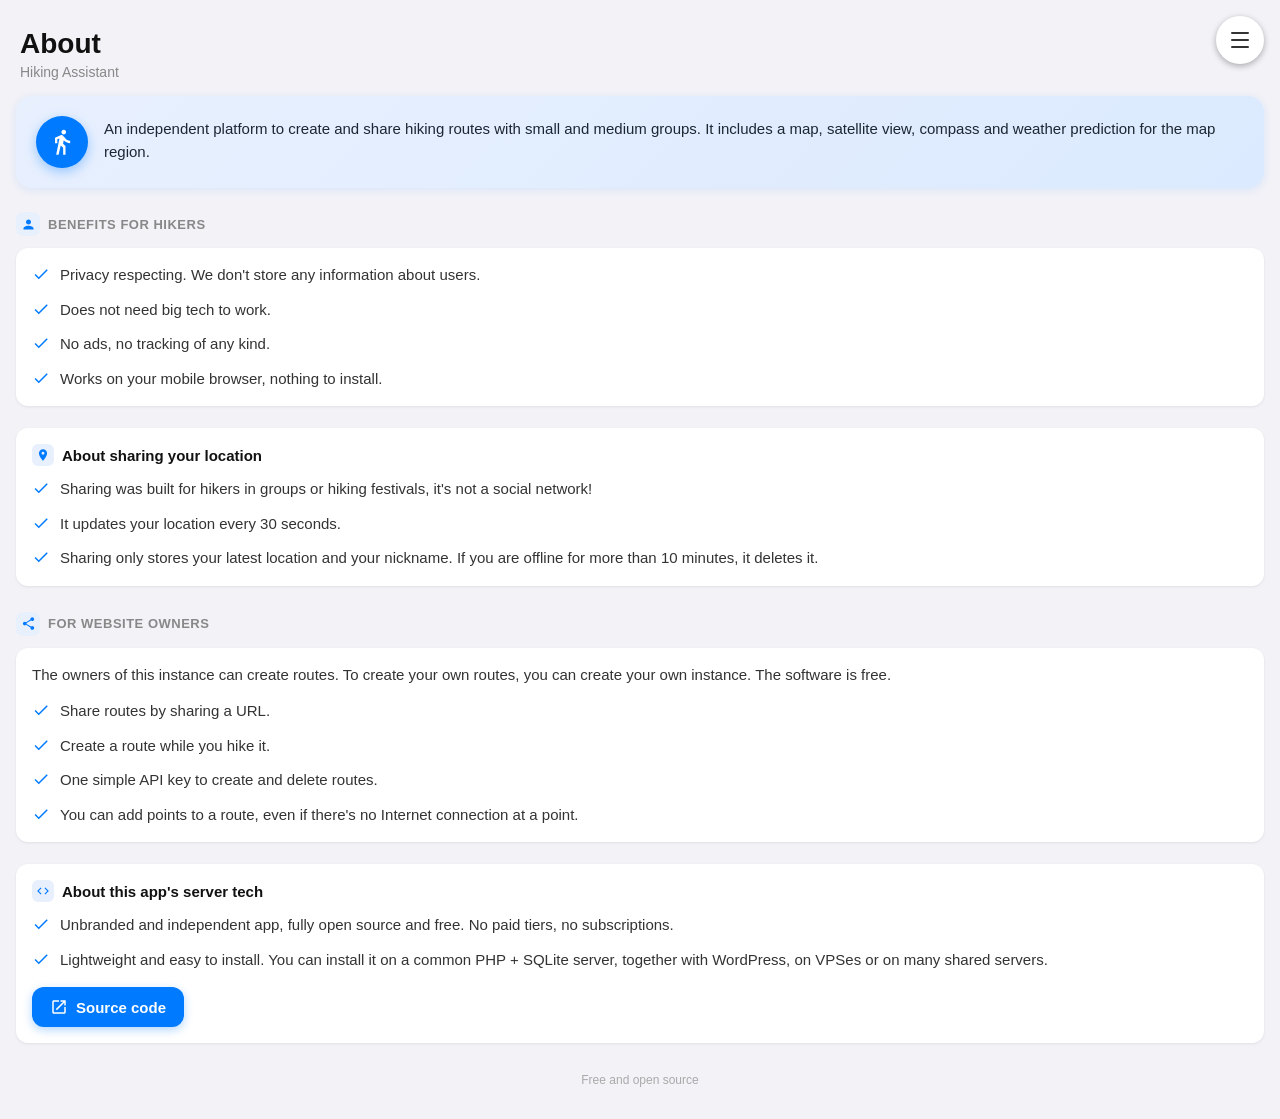
<file: about.html>
<!DOCTYPE html>
<html lang="en">
<head>
  <meta charset="UTF-8">
  <meta name="viewport" content="width=device-width, initial-scale=1.0, maximum-scale=1.0, user-scalable=no">
  <title>About</title>
  <style>
    *, *::before, *::after {
      margin: 0;
      padding: 0;
      box-sizing: border-box;
    }

    html, body {
      width: 100%;
      height: 100%;
    }

    body {
      font-family: -apple-system, BlinkMacSystemFont, "Segoe UI", Roboto, Oxygen, Ubuntu, sans-serif;
      background: #f2f2f7;
      color: #333;
      overflow-y: auto;
      touch-action: manipulation;
      user-select: none;
      -webkit-user-select: none;
    }

    .menu-controls {
      position: fixed;
      top: 16px;
      right: 16px;
      z-index: 1000;
      display: flex;
      flex-direction: row;
      gap: 8px;
    }

    .map-btn {
      width: 48px;
      height: 48px;
      border-radius: 50%;
      border: none;
      background: #fff;
      box-shadow: 0 2px 6px rgba(0,0,0,0.3);
      cursor: pointer;
      display: flex;
      align-items: center;
      justify-content: center;
      -webkit-tap-highlight-color: transparent;
      user-select: none;
      -webkit-user-select: none;
      transition: background 0.15s;
    }

    .map-btn:active {
      background: #e0e0e0;
    }

    .map-btn svg {
      width: 24px;
      height: 24px;
      fill: #333;
      pointer-events: none;
    }

    .menu-dropdown {
      position: fixed;
      top: 68px;
      right: 16px;
      z-index: 1001;
      background: rgba(255,255,255,0.95);
      backdrop-filter: blur(10px);
      -webkit-backdrop-filter: blur(10px);
      border-radius: 12px;
      box-shadow: 0 2px 12px rgba(0,0,0,0.15);
      overflow: hidden;
      min-width: 150px;
      opacity: 0;
      transform: translateY(-4px);
      pointer-events: none;
      transition: opacity 0.15s, transform 0.15s;
    }

    .menu-dropdown.open {
      opacity: 1;
      transform: translateY(0);
      pointer-events: auto;
    }

    .menu-item {
      display: block;
      padding: 12px 20px;
      font-size: 15px;
      font-weight: 500;
      color: #333;
      text-decoration: none;
      border-bottom: 1px solid rgba(0,0,0,0.06);
      user-select: none;
      -webkit-user-select: none;
      cursor: pointer;
    }

    .menu-item:last-child {
      border-bottom: none;
    }

    .menu-item:active {
      background: #e0e0e0;
    }

    .menu-item.active {
      color: #007aff;
      font-weight: 600;
    }

    .page-header {
      padding: 28px 20px 16px;
    }

    .page-title {
      font-size: 28px;
      font-weight: 700;
      color: #111;
    }

    .page-subtitle {
      font-size: 14px;
      color: #888;
      margin-top: 4px;
    }

    /* ----- Hero (purpose) ----- */

    .hero {
      margin: 0 16px 20px;
      background: linear-gradient(135deg, #e8f0fe 0%, #dbeafe 100%);
      border-radius: 16px;
      padding: 20px;
      display: flex;
      align-items: flex-start;
      gap: 16px;
      box-shadow: 0 2px 8px rgba(0,122,255,0.10);
    }

    .hero-icon {
      width: 52px;
      height: 52px;
      border-radius: 50%;
      background: #007aff;
      flex-shrink: 0;
      display: flex;
      align-items: center;
      justify-content: center;
      box-shadow: 0 4px 12px rgba(0,122,255,0.35);
    }

    .hero-icon svg {
      width: 28px;
      height: 28px;
      fill: #fff;
    }

    .hero-text {
      flex: 1;
      min-width: 0;
      padding-top: 2px;
    }

    .hero-lead {
      font-size: 15px;
      line-height: 1.5;
      color: #1c2733;
      font-weight: 500;
    }

    /* ----- Section headings with icon chips ----- */

    .section-subtitle {
      font-size: 13px;
      font-weight: 600;
      color: #888;
      padding: 4px 16px 12px;
      text-transform: uppercase;
      letter-spacing: 0.5px;
      display: flex;
      align-items: center;
      gap: 8px;
    }

    .sec-icon {
      width: 24px;
      height: 24px;
      border-radius: 7px;
      background: #e8f0fe;
      flex-shrink: 0;
      display: flex;
      align-items: center;
      justify-content: center;
    }

    .sec-icon svg {
      width: 15px;
      height: 15px;
      fill: #007aff;
    }

    .card-list {
      padding: 0 16px 12px;
    }

    .card {
      background: #fff;
      border-radius: 12px;
      padding: 16px;
      margin-bottom: 10px;
      box-shadow: 0 1px 3px rgba(0,0,0,0.08);
    }

    .card-text {
      font-size: 15px;
      line-height: 1.5;
      color: #333;
    }

    .card-title {
      font-size: 15px;
      font-weight: 700;
      color: #111;
      margin-bottom: 12px;
      display: flex;
      align-items: center;
      gap: 8px;
    }

    .card-title .sec-icon {
      width: 22px;
      height: 22px;
      border-radius: 6px;
    }

    .card-title .sec-icon svg {
      width: 14px;
      height: 14px;
    }

    .card-text + .feature-list {
      margin-top: 14px;
    }

    /* ----- Feature lists ----- */

    .feature-list {
      list-style: none;
      padding: 0;
      margin: 0;
    }

    .feature-list li {
      position: relative;
      font-size: 15px;
      line-height: 1.5;
      color: #333;
      padding-left: 28px;
      margin-bottom: 12px;
    }

    .feature-list li:last-child {
      margin-bottom: 0;
    }

    .feature-list li::before {
      content: "";
      position: absolute;
      left: 0;
      top: 1px;
      width: 18px;
      height: 18px;
      background: url("data:image/svg+xml,%3Csvg xmlns='http://www.w3.org/2000/svg' viewBox='0 0 24 24'%3E%3Cpath d='M9 16.17L4.83 12l-1.42 1.41L9 19 21 7l-1.41-1.41z' fill='%23007aff'/%3E%3C/svg%3E") no-repeat center / contain;
    }

    .feature-list a,
    .card-text a {
      color: #007aff;
      text-decoration: none;
    }

    .feature-list a:active,
    .card-text a:active {
      opacity: 0.6;
    }

    /* ----- Source code button ----- */

    .source-link {
      display: inline-flex;
      align-items: center;
      gap: 8px;
      margin-top: 16px;
      padding: 11px 18px;
      background: #007aff;
      color: #fff;
      border-radius: 12px;
      font-size: 15px;
      font-weight: 600;
      text-decoration: none;
      box-shadow: 0 3px 10px rgba(0,122,255,0.30);
      -webkit-tap-highlight-color: transparent;
      transition: background 0.15s, transform 0.1s;
    }

    .source-link:active {
      background: #0066d6;
      transform: scale(0.97);
    }

    .source-link svg {
      width: 18px;
      height: 18px;
      fill: #fff;
    }

    .page-footer {
      padding: 8px 20px 32px;
      text-align: center;
      font-size: 12px;
      color: #aaa;
    }
  </style>
</head>
<body>
  <div class="page-header">
    <div class="page-title">About</div>
    <div class="page-subtitle">Hiking Assistant</div>
  </div>

  <div class="hero">
    <div class="hero-icon" aria-hidden="true">
      <svg viewBox="0 0 24 24"><path d="M13.5 5.5c1.1 0 2-.9 2-2s-.9-2-2-2-2 .9-2 2 .9 2 2 2zM9.8 8.9L7 23h2.1l1.8-8 2.1 2v6h2v-7.5l-2.1-2 .6-3c1.3 1.5 3.3 2.5 5.5 2.5v-2c-1.9 0-3.5-1-4.3-2.4L13.2 7c-.4-.6-1-.9-1.6-.9-.3 0-.5.1-.8.2L6 8.3V13h2V9.6l1.8-.7z"/></svg>
    </div>
    <p class="hero-text hero-lead">An independent platform to create and share hiking routes with small and medium groups. It includes a map, satellite view, compass and weather prediction for the map region.</p>
  </div>

  <div class="section-subtitle">
    <span class="sec-icon" aria-hidden="true"><svg viewBox="0 0 24 24"><path d="M12 12c2.21 0 4-1.79 4-4s-1.79-4-4-4-4 1.79-4 4 1.79 4 4 4zm0 2c-2.67 0-8 1.34-8 4v2h16v-2c0-2.66-5.33-4-8-4z"/></svg></span>
    Benefits for hikers
  </div>
  <div class="card-list">
    <div class="card">
      <ul class="feature-list">
        <li>Privacy respecting. We don't store any information about users.</li>
        <li>Does not need big tech to work.</li>
        <li>No ads, no tracking of any kind.</li>
        <li>Works on your mobile browser, nothing to install.</li>
      </ul>
    </div>
  </div>

  <div class="card-list">
    <div class="card">
      <h3 class="card-title">
        <span class="sec-icon" aria-hidden="true"><svg viewBox="0 0 24 24"><path d="M12 2C8.13 2 5 5.13 5 9c0 5.25 7 13 7 13s7-7.75 7-13c0-3.87-3.13-7-7-7zm0 9.5a2.5 2.5 0 0 1 0-5 2.5 2.5 0 0 1 0 5z"/></svg></span>
        About sharing your location
      </h3>
      <ul class="feature-list">
        <li>Sharing was built for hikers in groups or hiking festivals, it's not a social network!</li>
        <li>It updates your location every 30 seconds.</li>
        <li>Sharing only stores your latest location and your nickname. If you are offline for more than 10 minutes, it deletes it.</li>
      </ul>
    </div>
  </div>

  <div class="section-subtitle">
    <span class="sec-icon" aria-hidden="true"><svg viewBox="0 0 24 24"><path d="M18 16.08c-.76 0-1.44.3-1.96.77L8.91 12.7c.05-.23.09-.46.09-.7s-.04-.47-.09-.7l7.05-4.11c.54.5 1.25.81 2.04.81 1.66 0 3-1.34 3-3s-1.34-3-3-3-3 1.34-3 3c0 .24.04.47.09.7L8.04 9.81C7.5 9.31 6.79 9 6 9c-1.66 0-3 1.34-3 3s1.34 3 3 3c.79 0 1.5-.31 2.04-.81l7.12 4.15c-.05.21-.08.43-.08.66 0 1.65 1.35 3 3 3s3-1.35 3-3-1.35-3-3.08-3z"/></svg></span>
    For website owners
  </div>
  <div class="card-list">
    <div class="card">
      <p class="card-text">The owners of this instance can create routes. To create your own routes, you can create your own instance. The software is free.</p>
      <ul class="feature-list">
        <li>Share routes by sharing a URL.</li>
        <li>Create a route while you hike it.</li>
        <li>One simple API key to create and delete routes.</li>
        <li>You can add points to a route, even if there's no Internet connection at a point.</li>
      </ul>
    </div>
  </div>

  <div class="card-list">
    <div class="card">
      <h3 class="card-title">
        <span class="sec-icon" aria-hidden="true"><svg viewBox="0 0 24 24"><path d="M9.4 16.6L4.8 12l4.6-4.6L8 6l-6 6 6 6 1.4-1.4zm5.2 0L19.2 12l-4.6-4.6L16 6l6 6-6 6-1.4-1.4z"/></svg></span>
        About this app's server tech
      </h3>
      <ul class="feature-list">
        <li>Unbranded and independent app, fully open source and free. No paid tiers, no subscriptions.</li>
        <li>Lightweight and easy to install. You can install it on a common PHP + SQLite server, together with WordPress, on VPSes or on many shared servers.</li>
      </ul>
      <a class="source-link" href="https://codeberg.org/osvik/hiking" target="_blank" rel="noopener">
        <svg viewBox="0 0 24 24"><path d="M19 19H5V5h7V3H5c-1.11 0-2 .9-2 2v14c0 1.1.89 2 2 2h14c1.1 0 2-.9 2-2v-7h-2v7zM14 3v2h3.59l-9.83 9.83 1.41 1.41L19 6.41V10h2V3h-7z"/></svg>
        Source code
      </a>
    </div>
  </div>

  <div class="page-footer">Free and open source</div>

  <div class="menu-controls">
    <button class="map-btn" id="menuBtn" aria-label="Menu" title="Menu">
      <svg viewBox="0 0 24 24"><rect x="3" y="4" width="18" height="2" rx="1"/><rect x="3" y="11" width="18" height="2" rx="1"/><rect x="3" y="18" width="18" height="2" rx="1"/></svg>
    </button>
  </div>

  <div class="menu-dropdown" id="menuDropdown">
    <a class="menu-item" href="index.html">Map</a>
    <a class="menu-item" href="satellite.html">Satellite</a>
    <a class="menu-item" href="compass.html">Compass</a>
    <a class="menu-item" href="weather.html">Weather</a>
    <a class="menu-item" href="list.html">List</a>
    <a class="menu-item" href="admin.html">Admin Routes</a>
    <a class="menu-item active" href="about.html">About</a>
  </div>

  <script>
    (function () {
      var menuBtn = document.getElementById('menuBtn');
      var menuDropdown = document.getElementById('menuDropdown');

      (function () {
        var links = menuDropdown.querySelectorAll('a.menu-item');
        var params = new URLSearchParams(window.location.search);
        var lat = params.get('lat');
        var lng = params.get('long');
        var z = params.get('z');
        if (lat === null || lng === null) return;
        for (var i = 0; i < links.length; i++) {
          var url = new URL(links[i].href);
          url.searchParams.set('lat', lat);
          url.searchParams.set('long', lng);
          if (z !== null) url.searchParams.set('z', z);
          links[i].href = url.toString();
        }
      })();

      menuBtn.addEventListener('click', function (e) {
        e.stopPropagation();
        menuDropdown.classList.toggle('open');
      });

      document.addEventListener('click', function () {
        menuDropdown.classList.remove('open');
      });

      menuDropdown.addEventListener('click', function (e) {
        e.stopPropagation();
      });
    })();
  </script>
</body>
</html>
</file>
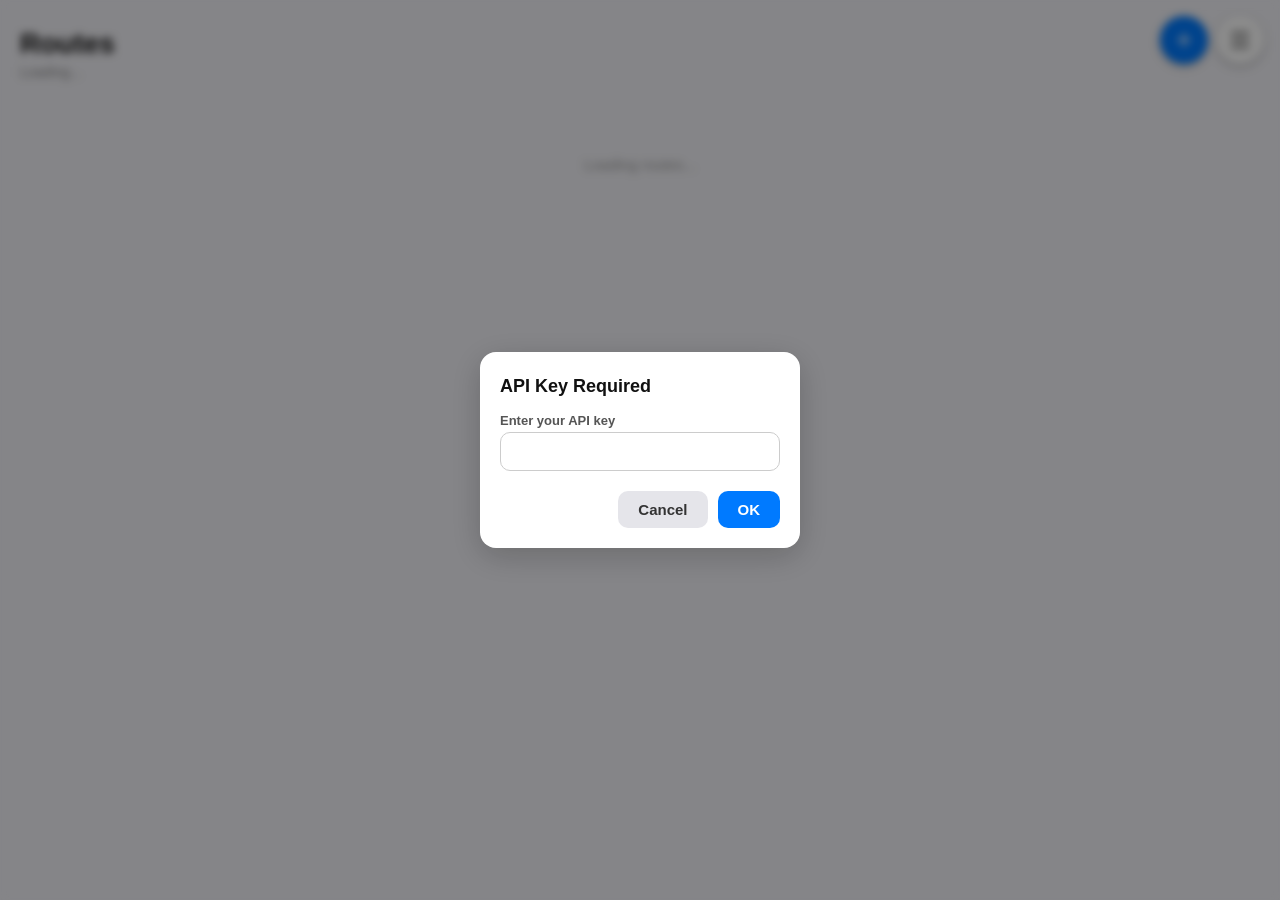
<file: admin.html>
<!DOCTYPE html>
<html lang="en">
<head>
  <meta charset="UTF-8">
  <meta name="viewport" content="width=device-width, initial-scale=1.0, maximum-scale=1.0, user-scalable=no">
  <title>Admin Routes</title>
  <style>
    *, *::before, *::after {
      margin: 0;
      padding: 0;
      box-sizing: border-box;
    }

    html, body {
      width: 100%;
      height: 100%;
    }

    body {
      font-family: -apple-system, BlinkMacSystemFont, "Segoe UI", Roboto, Oxygen, Ubuntu, sans-serif;
      background: #f2f2f7;
      overflow-y: auto;
      touch-action: manipulation;
      user-select: none;
      -webkit-user-select: none;
    }

    .menu-controls {
      position: fixed;
      top: 16px;
      right: 16px;
      z-index: 1000;
      display: flex;
      flex-direction: row;
      gap: 8px;
    }

    .map-btn {
      width: 48px;
      height: 48px;
      border-radius: 50%;
      border: none;
      background: #fff;
      box-shadow: 0 2px 6px rgba(0,0,0,0.3);
      cursor: pointer;
      display: flex;
      align-items: center;
      justify-content: center;
      -webkit-tap-highlight-color: transparent;
      user-select: none;
      -webkit-user-select: none;
      transition: background 0.15s;
    }

    .map-btn:active {
      background: #e0e0e0;
    }

    .map-btn svg {
      width: 24px;
      height: 24px;
      fill: #333;
      pointer-events: none;
    }

    .menu-dropdown {
      position: fixed;
      top: 68px;
      right: 16px;
      z-index: 1001;
      background: rgba(255,255,255,0.95);
      backdrop-filter: blur(10px);
      -webkit-backdrop-filter: blur(10px);
      border-radius: 12px;
      box-shadow: 0 2px 12px rgba(0,0,0,0.15);
      overflow: hidden;
      min-width: 150px;
      opacity: 0;
      transform: translateY(-4px);
      pointer-events: none;
      transition: opacity 0.15s, transform 0.15s;
    }

    .menu-dropdown.open {
      opacity: 1;
      transform: translateY(0);
      pointer-events: auto;
    }

    .menu-item {
      display: block;
      padding: 12px 20px;
      font-size: 15px;
      font-weight: 500;
      color: #333;
      text-decoration: none;
      border-bottom: 1px solid rgba(0,0,0,0.06);
      user-select: none;
      -webkit-user-select: none;
      cursor: pointer;
    }

    .menu-item:last-child {
      border-bottom: none;
    }

    .menu-item:active {
      background: #e0e0e0;
    }

    .menu-item.active {
      color: #007aff;
      font-weight: 600;
    }

    .page-header {
      padding: 28px 20px 16px;
      display: flex;
      align-items: center;
      justify-content: space-between;
      flex-wrap: wrap;
    }

    .page-header-left {
      min-width: 0;
    }

    .page-title {
      font-size: 28px;
      font-weight: 700;
      color: #111;
    }

    .page-subtitle {
      font-size: 14px;
      color: #888;
      margin-top: 4px;
    }

    .route-list {
      padding: 0 16px 40px;
    }

    .route-card {
      background: #fff;
      border-radius: 12px;
      padding: 16px;
      margin-bottom: 10px;
      box-shadow: 0 1px 3px rgba(0,0,0,0.08);
      display: flex;
      align-items: center;
      gap: 12px;
    }

    .route-color {
      width: 32px;
      height: 32px;
      border-radius: 50%;
      flex-shrink: 0;
      border: 1.5px solid rgba(0,0,0,0.1);
    }

    .route-info {
      flex: 1;
      min-width: 0;
    }

    .route-name {
      font-size: 16px;
      font-weight: 600;
      color: #111;
      white-space: nowrap;
      overflow: hidden;
      text-overflow: ellipsis;
    }

    .route-id {
      font-size: 12px;
      color: #999;
      margin-top: 2px;
    }

    .route-actions {
      display: flex;
      gap: 8px;
      flex-shrink: 0;
    }

    .action-btn {
      width: 36px;
      height: 36px;
      border-radius: 50%;
      border: none;
      cursor: pointer;
      display: flex;
      align-items: center;
      justify-content: center;
      -webkit-tap-highlight-color: transparent;
      transition: background 0.15s;
    }

    .action-btn-edit {
      background: #e8f0fe;
    }

    .action-btn-edit:active {
      background: #d0e0fc;
    }

    .action-btn-delete {
      background: #fde8e8;
    }

    .action-btn-delete:active {
      background: #fcd0d0;
    }

    .action-btn svg {
      width: 16px;
      height: 16px;
    }

    .action-btn-edit svg {
      fill: #007aff;
    }

    .action-btn-delete svg {
      fill: #e53935;
    }

    .empty-state {
      text-align: center;
      padding: 60px 20px;
      color: #999;
      font-size: 15px;
    }

    .loading-state {
      text-align: center;
      padding: 60px 20px;
      color: #999;
      font-size: 15px;
    }

    .error-state {
      text-align: center;
      padding: 60px 20px;
      color: #e53935;
      font-size: 15px;
    }

    /* ----- Modal ----- */

    .modal-overlay {
      position: fixed;
      inset: 0;
      z-index: 2000;
      background: rgba(0,0,0,0.45);
      display: flex;
      align-items: center;
      justify-content: center;
      backdrop-filter: blur(4px);
      -webkit-backdrop-filter: blur(4px);
    }

    .modal-card {
      background: #fff;
      border-radius: 16px;
      max-width: 320px;
      width: 90%;
      padding: 24px 20px 20px;
      box-shadow: 0 8px 32px rgba(0,0,0,0.2);
    }

    .modal-title {
      font-size: 18px;
      font-weight: 700;
      margin-bottom: 16px;
      color: #111;
    }

    .modal-body {
      display: flex;
      flex-direction: column;
      gap: 12px;
      margin-bottom: 20px;
    }

    .modal-field label {
      display: block;
      font-size: 13px;
      font-weight: 600;
      color: #555;
      margin-bottom: 4px;
    }

    .modal-field input {
      width: 100%;
      padding: 10px 12px;
      border: 1px solid #ccc;
      border-radius: 10px;
      font-size: 15px;
      font-family: inherit;
      outline: none;
      transition: border-color 0.15s;
    }

    .modal-field input:focus {
      border-color: #007aff;
    }

    .modal-field input[type="color"] {
      width: 48px;
      height: 48px;
      padding: 2px;
      border-radius: 50%;
      cursor: pointer;
      -webkit-appearance: none;
      appearance: none;
      border: 2px solid #ccc;
      background: none;
    }

    .modal-field input[type="color"]::-webkit-color-swatch-wrapper {
      padding: 0;
    }

    .modal-field input[type="color"]::-webkit-color-swatch {
      border-radius: 50%;
      border: none;
    }

    .modal-field input[type="color"]::-moz-color-swatch {
      border-radius: 50%;
      border: none;
    }

    .modal-actions {
      display: flex;
      justify-content: flex-end;
      gap: 10px;
    }

    .modal-btn {
      padding: 10px 20px;
      border-radius: 10px;
      font-size: 15px;
      font-weight: 600;
      font-family: inherit;
      border: none;
      cursor: pointer;
      transition: background 0.15s;
    }

    .modal-btn-cancel {
      background: #e5e5ea;
      color: #333;
    }

    .modal-btn-cancel:active {
      background: #d1d1d6;
    }

    .modal-btn-submit {
      background: #007aff;
      color: #fff;
    }

    .modal-btn-submit:active {
      background: #0066d6;
    }

    .modal-btn-danger {
      background: #e53935;
      color: #fff;
    }

    .modal-btn-danger:active {
      background: #c62828;
    }

    .modal-message {
      font-size: 15px;
      color: #333;
      line-height: 1.5;
    }
  </style>
</head>
<body>
  <div class="page-header">
    <div class="page-header-left">
      <div class="page-title">Routes</div>
      <div class="page-subtitle" id="subtitle">Loading...</div>
    </div>
  </div>

  <div class="route-list" id="routeList">
    <div class="loading-state">Loading routes...</div>
  </div>

  <div class="menu-controls">
    <a class="map-btn" href="index.html?action=new" aria-label="Create route" title="Create route" style="background:#007aff">
      <svg viewBox="0 0 24 24" style="fill:#fff"><path d="M19 13h-6v6h-2v-6H5v-2h6V5h2v6h6v2z"/></svg>
    </a>
    <button class="map-btn" id="menuBtn" aria-label="Menu" title="Menu">
      <svg viewBox="0 0 24 24"><rect x="3" y="4" width="18" height="2" rx="1"/><rect x="3" y="11" width="18" height="2" rx="1"/><rect x="3" y="18" width="18" height="2" rx="1"/></svg>
    </button>
  </div>

  <div class="menu-dropdown" id="menuDropdown">
    <a class="menu-item" href="index.html">Map</a>
    <a class="menu-item" href="satellite.html">Satellite</a>
    <a class="menu-item" href="compass.html">Compass</a>
    <a class="menu-item" href="list.html">List</a>
    <a class="menu-item" href="weather.html">Weather</a>
    <div class="menu-item active" id="menuAdmin">Admin Routes</div>
    <a class="menu-item" href="about.html">About</a>
  </div>

  <div class="modal-overlay" id="modalOverlay" style="display:none">
    <div class="modal-card">
      <h2 class="modal-title" id="modalTitle"></h2>
      <div class="modal-body" id="modalBody"></div>
      <div class="modal-actions">
        <button class="modal-btn modal-btn-cancel" id="modalCancel">Cancel</button>
        <button class="modal-btn modal-btn-submit" id="modalSubmit">OK</button>
      </div>
    </div>
  </div>

  <script>
    /**
     * Admin Routes — manage hiking routes (view, edit, delete).
     *
     * Fetches all routes from the API, renders them as cards, and provides
     * modal-based edit/delete flows.  Requires an API key persisted in
     * localStorage for write operations.
     *
     * @module admin-routes
     */
    (function () {
      var modalOverlay = document.getElementById('modalOverlay');
      var modalTitle = document.getElementById('modalTitle');
      var modalBody = document.getElementById('modalBody');
      var modalCancel = document.getElementById('modalCancel');
      var modalSubmit = document.getElementById('modalSubmit');
      /** @type {?function} Pending modal resolve callback, cleared on dismiss. */
      var modalResolve = null;
      /** @type {?function} Pending modal reject callback, cleared on dismiss. */
      var modalReject = null;

      var menuBtn = document.getElementById('menuBtn');
      var menuDropdown = document.getElementById('menuDropdown');
      var menuAdmin = document.getElementById('menuAdmin');

      (function () {
        var links = menuDropdown.querySelectorAll('a.menu-item');
        var params = new URLSearchParams(window.location.search);
        var lat = params.get('lat');
        var lng = params.get('long');
        var z = params.get('z');
        if (lat === null || lng === null) return;
        for (var i = 0; i < links.length; i++) {
          var url = new URL(links[i].href);
          url.searchParams.set('lat', lat);
          url.searchParams.set('long', lng);
          if (z !== null) url.searchParams.set('z', z);
          links[i].href = url.toString();
        }
      })();
      var routeList = document.getElementById('routeList');
      var subtitle = document.getElementById('subtitle');

      /** @type {Array<Object>} Cached list of route objects fetched from the API. */
      var routes = [];

      /**
       * Reads the API key from localStorage.
       *
       * @returns {string|null} The stored API key, or null if not set.
       */
      function getApiKey() {
        return localStorage.getItem('api_key') || null;
      }

      /**
       * Persists the API key to localStorage.
       *
       * @param {string} key - The API key to store.
       */
      function setApiKey(key) {
        localStorage.setItem('api_key', key);
      }

      /**
       * Shows a modal prompting the user for their API key.
       *
       * Stores the entered key and returns it.
       *
       * @returns {Promise<string>} A promise that resolves with the entered key.
       */
      function promptForApiKey() {
        return showModal({
          title: 'API Key Required',
          fields: [{ id: 'api_key', label: 'Enter your API key', type: 'text', required: true }]
        }).then(function (vals) {
          setApiKey(vals.api_key);
          return vals.api_key;
        });
      }

      /**
       * Read-only API actions, served by `read.php` so they can be cached
       * separately from mutating requests in a future service worker.
       * @type {string[]}
       */
      var readActions = ['get_routes', 'get_route'];

      /**
       * Calls the backend API and returns the parsed JSON response.
       *
       * Read-only actions (`get_routes`, `get_route`) are sent to `read.php`;
       * all write actions go to `api.php`.  This separation lays the groundwork
       * for caching `read.php` responses with a service worker later.
       *
       * Builds a query string from the action and params, fetches the API,
       * and throws if the response is not successful JSON.
       *
       * @param {string} action - The API action name (e.g. "edit_route").
       * @param {Object} params - Key-value pairs to send as query parameters.
       * @returns {Promise<Object>} The parsed JSON response body.
       */
      function apiCall(action, params) {
        var endpoint = readActions.indexOf(action) !== -1 ? 'read.php' : 'api.php';
        var url = endpoint + '?action=' + encodeURIComponent(action);
        Object.keys(params).forEach(function (k) {
          if (params[k] !== null && params[k] !== undefined) {
            url += '&' + encodeURIComponent(k) + '=' + encodeURIComponent(params[k]);
          }
        });
        return fetch(url).then(function (res) {
          return res.text().then(function (text) {
            var data;
            try {
              data = JSON.parse(text);
            } catch (e) {
              throw new Error('Server returned non-JSON response (HTTP ' + res.status + '). Raw start: ' + text.substring(0, 200));
            }
            if (!data.success) {
              throw new Error(data.error || 'API error');
            }
            return data;
          });
        });
      }

      /**
       * Renders a modal dialog and returns a promise for the field values.
       *
       * The modal is shown immediately. The promise resolves with an object
       * mapping field IDs to trimmed string values when the user submits.
       * It rejects with a "Cancelled" error if the user dismisses the modal.
       *
       * @param {Object} opts - Modal configuration.
       * @param {string} opts.title - Modal heading text.
       * @param {string} [opts.message] - Optional explanatory text above the fields.
       * @param {Array<{id: string, label: string, type: string, required: boolean, placeholder?: string, value?: string}>} [opts.fields] - Form fields to render.
       * @param {string} [opts.submitLabel="OK"] - Custom text for the submit button.
       * @param {boolean} [opts.danger] - If true, style the submit button as destructive.
       * @returns {Promise<Object>} Resolves with { fieldId: value, ... } on submit.
       */
      function showModal(opts) {
        var title = opts.title;
        var fields = opts.fields || [];

        modalTitle.textContent = title;
        modalBody.innerHTML = '';

        if (opts.message) {
          var msgP = document.createElement('p');
          msgP.className = 'modal-message';
          msgP.textContent = opts.message;
          modalBody.appendChild(msgP);
        }

        fields.forEach(function (f) {
          var div = document.createElement('div');
          div.className = 'modal-field';

          var label = document.createElement('label');
          label.textContent = f.label;
          label.setAttribute('for', 'modalField_' + f.id);
          div.appendChild(label);

          var input = document.createElement('input');
          input.type = f.type || 'text';
          input.id = 'modalField_' + f.id;
          input.required = !!f.required;
          if (f.placeholder) input.placeholder = f.placeholder;
          if (f.value !== undefined) input.value = f.value;
          if (f.type === 'color' && f.value === undefined) input.value = '#007aff';
          div.appendChild(input);

          modalBody.appendChild(div);
        });

        if (opts.submitLabel) {
          modalSubmit.textContent = opts.submitLabel;
        } else {
          modalSubmit.textContent = 'OK';
        }

        if (opts.danger) {
          modalSubmit.className = 'modal-btn modal-btn-danger';
        } else {
          modalSubmit.className = 'modal-btn modal-btn-submit';
        }

        modalOverlay.style.display = 'flex';

        return new Promise(function (resolve, reject) {
          modalResolve = function () {
            var values = {};
            var firstInvalid = null;
            fields.forEach(function (f) {
              var input = document.getElementById('modalField_' + f.id);
              values[f.id] = input.value.trim();
              if (f.required && values[f.id] === '' && !firstInvalid) {
                firstInvalid = input;
              }
            });
            if (firstInvalid) {
              firstInvalid.focus();
              return;
            }
            hideModal();
            resolve(values);
          };
          modalReject = function () {
            hideModal();
            reject(new Error('Cancelled'));
          };
        });
      }

      /**
       * Hides the modal and clears pending resolve/reject callbacks.
       */
      function hideModal() {
        modalOverlay.style.display = 'none';
        modalResolve = null;
        modalReject = null;
      }

      modalCancel.addEventListener('click', function () {
        if (modalReject) modalReject();
      });

      modalSubmit.addEventListener('click', function () {
        if (modalResolve) modalResolve();
      });

      modalOverlay.addEventListener('click', function (e) {
        if (e.target === modalOverlay && modalReject) modalReject();
      });

      /**
       * Renders the route list into the DOM from the cached `routes` array.
       *
       * Each route is shown as a card with a colour swatch (linking to the
       * map), the route name/ID/point count, and edit/delete action buttons.
       * Displays an empty-state message when no routes exist.
       */
      function renderRoutes() {
        if (routes.length === 0) {
          routeList.innerHTML = '<div class="empty-state">No routes found.</div>';
          subtitle.textContent = '0 routes';
          return;
        }

        subtitle.textContent = routes.length + ' route' + (routes.length !== 1 ? 's' : '');
        routeList.innerHTML = '';

        routes.forEach(function (route) {
          var card = document.createElement('div');
          card.className = 'route-card';

          var colorSwatch = document.createElement('a');
          colorSwatch.className = 'route-color';
          colorSwatch.style.backgroundColor = route.color;
          if (route.points && route.points.length > 0) {
            var p0 = route.points[0];
            colorSwatch.href = 'index.html?lat=' + encodeURIComponent(p0.lat)
              + '&long=' + encodeURIComponent(p0.lon)
              + '&route=' + encodeURIComponent(route.id);
            colorSwatch.title = 'Go to route on map';
          } else {
            colorSwatch.href = 'index.html?route=' + encodeURIComponent(route.id);
            colorSwatch.title = 'Go to route on map (no points)';
          }

          var info = document.createElement('div');
          info.className = 'route-info';

          var nameEl = document.createElement('div');
          nameEl.className = 'route-name';
          nameEl.textContent = route.name;

          var idEl = document.createElement('div');
          idEl.className = 'route-id';
          idEl.textContent = 'ID: ' + route.id + ' · ' + (route.points ? route.points.length : 0) + ' points';

          info.appendChild(nameEl);
          info.appendChild(idEl);

          var actions = document.createElement('div');
          actions.className = 'route-actions';

          var editBtn = document.createElement('button');
          editBtn.className = 'action-btn action-btn-edit';
          editBtn.title = 'Edit route';
          editBtn.innerHTML = '<svg viewBox="0 0 24 24"><path d="M3 17.25V21h3.75L17.81 9.94l-3.75-3.75L3 17.25zM20.71 7.04a1 1 0 0 0 0-1.41l-2.34-2.34a1 1 0 0 0-1.41 0l-1.83 1.83 3.75 3.75 1.83-1.83z"/></svg>';
          editBtn.addEventListener('click', function () {
            handleEditRoute(route);
          });

          var deleteBtn = document.createElement('button');
          deleteBtn.className = 'action-btn action-btn-delete';
          deleteBtn.title = 'Delete route';
          deleteBtn.innerHTML = '<svg viewBox="0 0 24 24"><path d="M6 19c0 1.1.9 2 2 2h8c1.1 0 2-.9 2-2V7H6v12zM19 4h-3.5l-1-1h-5l-1 1H5v2h14V4z"/></svg>';
          deleteBtn.addEventListener('click', function () {
            handleDeleteRoute(route);
          });

          actions.appendChild(editBtn);
          actions.appendChild(deleteBtn);
          card.appendChild(colorSwatch);
          card.appendChild(info);
          card.appendChild(actions);
          routeList.appendChild(card);
        });
      }

      /**
       * Fetches all routes from the API and triggers a re-render.
       *
       * On success the `routes` array is replaced and the card list
       * is rebuilt.  On failure an error message is shown in place
       * of the route list.
       */
      function loadRoutes() {
        apiCall('get_routes', {}).then(function (res) {
          routes = res.data || [];
          renderRoutes();
        }).catch(function (err) {
          routeList.innerHTML = '<div class="error-state">' + err.message + '</div>';
          subtitle.textContent = 'Error';
        });
      }

      /**
       * Opens a modal to edit a route's name and colour.
       *
       * Pre-fills the modal fields with the current values.  On submit
       * the `edit_route` API is called and the in-memory route object
       * is updated locally before re-rendering.
       *
       * @param {Object} route - The route object to edit.
       * @param {number} route.id - Route ID.
       * @param {string} route.name - Current route name.
       * @param {string} route.color - Current route colour.
       */
      function handleEditRoute(route) {
        showModal({
          title: 'Edit Route',
          fields: [
            { id: 'name', label: 'Route Name', type: 'text', required: true, value: route.name },
            { id: 'color', label: 'Color', type: 'color', required: true, value: route.color }
          ]
        }).then(function (vals) {
          var key = getApiKey();
          return apiCall('edit_route', {
            route_id: route.id,
            name: vals.name,
            color: vals.color,
            api_key: key
          }).then(function () {
            route.name = vals.name;
            route.color = vals.color;
            renderRoutes();
          });
        }).catch(function (err) {
          if (err.message !== 'Cancelled') {
            if (err.message.indexOf('api_key') !== -1) {
              localStorage.removeItem('api_key');
              alert('Invalid API key. Please try again.');
            } else {
              alert(err.message);
            }
          }
        });
      }

      /**
       * Opens a confirmation modal and deletes the route via the API.
       *
       * The modal is styled as a destructive action.  On confirmation
       * the `delete_route` API is called; the route is removed from
       * the local array and the list is re-rendered.
       *
       * @param {Object} route - The route object to delete.
       * @param {number} route.id - Route ID.
       * @param {string} route.name - Route name (shown in the confirmation).
       */
      function handleDeleteRoute(route) {
        showModal({
          title: 'Delete Route',
          message: 'Are you sure you want to delete "' + route.name + '" and all its points? This cannot be undone.',
          fields: [],
          submitLabel: 'Delete',
          danger: true
        }).then(function () {
          var key = getApiKey();
          return apiCall('delete_route', {
            route_id: route.id,
            api_key: key
          }).then(function () {
            routes = routes.filter(function (r) { return r.id !== route.id; });
            renderRoutes();
          });
        }).catch(function (err) {
          if (err.message !== 'Cancelled') {
            if (err.message.indexOf('api_key') !== -1) {
              localStorage.removeItem('api_key');
              alert('Invalid API key. Please try again.');
            } else {
              alert(err.message);
            }
          }
        });
      }

      /**
       * Checks for a stored API key and either loads routes immediately
       * or prompts the user for a key first.
       *
       * If the prompt is cancelled an "Unauthorized" message is shown.
       */
      function authAndLoad() {
        var key = getApiKey();
        if (key) {
          loadRoutes();
        } else {
          promptForApiKey().then(function () {
            loadRoutes();
          }).catch(function () {
            routeList.innerHTML = '<div class="error-state">API key is required to manage routes.</div>';
            subtitle.textContent = 'Unauthorized';
          });
        }
      }

      menuBtn.addEventListener('click', function (e) {
        e.stopPropagation();
        menuDropdown.classList.toggle('open');
      });

      document.addEventListener('click', function () {
        menuDropdown.classList.remove('open');
      });

      menuDropdown.addEventListener('click', function (e) {
        e.stopPropagation();
      });

      menuAdmin.addEventListener('click', function () {
        menuDropdown.classList.remove('open');
      });

      authAndLoad();
    })();
  </script>
</body>
</html>
</file>
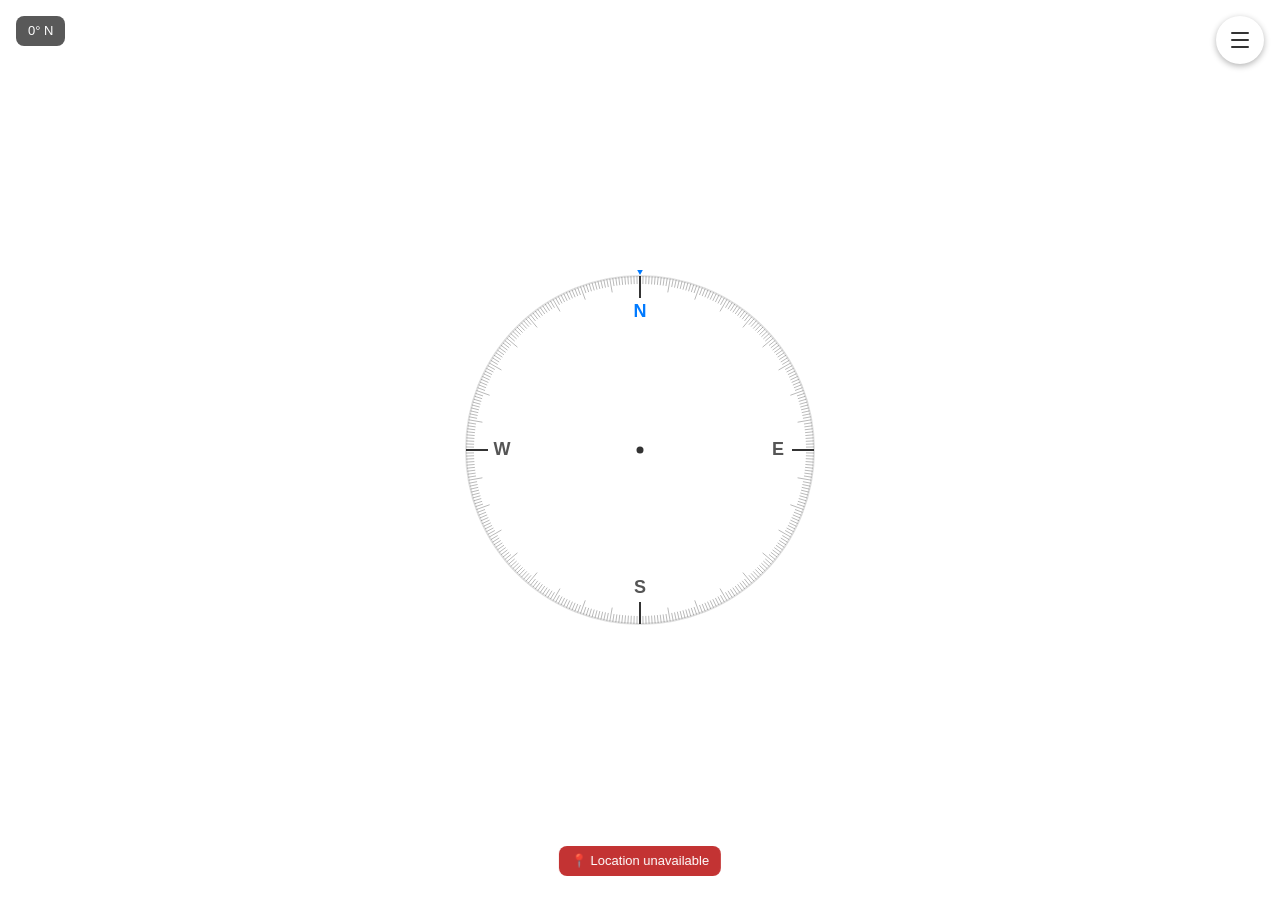
<file: compass.html>
<!DOCTYPE html>
<html lang="en">
<head>
  <meta charset="UTF-8">
  <meta name="viewport" content="width=device-width, initial-scale=1.0, maximum-scale=1.0, user-scalable=no">
  <title>Compass</title>
  <style>
    *, *::before, *::after {
      margin: 0;
      padding: 0;
      box-sizing: border-box;
    }

    html, body {
      width: 100%;
      height: 100%;
    }

    body {
      font-family: -apple-system, BlinkMacSystemFont, "Segoe UI", Roboto, Oxygen, Ubuntu, sans-serif;
      background: #fff;
      display: flex;
      align-items: center;
      justify-content: center;
      overflow: hidden;
      touch-action: manipulation;
      user-select: none;
      -webkit-user-select: none;
    }

    canvas {
      display: block;
    }

    .badge {
      position: fixed;
      top: 16px;
      left: 16px;
      z-index: 1000;
      background: rgba(0,0,0,0.65);
      color: #fff;
      padding: 6px 12px;
      border-radius: 8px;
      font-size: 13px;
      font-weight: 500;
      line-height: 1.4;
      pointer-events: none;
      backdrop-filter: blur(6px);
      -webkit-backdrop-filter: blur(6px);
    }

    .badge.error {
      background: rgba(180,0,0,0.8);
    }

    .location-badge-bottom {
      top: auto;
      bottom: 24px;
      left: 50%;
      transform: translateX(-50%);
      white-space: nowrap;
    }

    .permission-overlay {
      position: fixed;
      inset: 0;
      display: flex;
      align-items: center;
      justify-content: center;
      z-index: 2000;
      background: rgba(255,255,255,0.95);
      backdrop-filter: blur(10px);
      -webkit-backdrop-filter: blur(10px);
    }

    .permission-overlay.hidden {
      display: none;
    }

    .permission-btn {
      width: 64px;
      height: 64px;
      border-radius: 50%;
      border: none;
      background: #007aff;
      box-shadow: 0 2px 12px rgba(0,122,255,0.4);
      cursor: pointer;
      display: flex;
      align-items: center;
      justify-content: center;
      -webkit-tap-highlight-color: transparent;
      transition: background 0.15s, transform 0.1s;
    }

    .permission-btn:active {
      transform: scale(0.94);
      background: #0066d6;
    }

    .permission-btn svg {
      width: 28px;
      height: 28px;
      fill: #fff;
    }

    .menu-controls {
      position: fixed;
      top: 16px;
      right: 16px;
      z-index: 1000;
      display: flex;
      flex-direction: column;
      gap: 8px;
    }

    .map-btn {
      width: 48px;
      height: 48px;
      border-radius: 50%;
      border: none;
      background: #fff;
      box-shadow: 0 2px 6px rgba(0,0,0,0.3);
      cursor: pointer;
      display: flex;
      align-items: center;
      justify-content: center;
      -webkit-tap-highlight-color: transparent;
      user-select: none;
      -webkit-user-select: none;
      transition: background 0.15s;
    }

    .map-btn:active {
      background: #e0e0e0;
    }

    .map-btn svg {
      width: 24px;
      height: 24px;
      fill: #333;
      pointer-events: none;
    }

    .menu-dropdown {
      position: fixed;
      top: 68px;
      right: 16px;
      z-index: 1001;
      background: rgba(255,255,255,0.95);
      backdrop-filter: blur(10px);
      -webkit-backdrop-filter: blur(10px);
      border-radius: 12px;
      box-shadow: 0 2px 12px rgba(0,0,0,0.15);
      overflow: hidden;
      min-width: 140px;
      opacity: 0;
      transform: translateY(-4px);
      pointer-events: none;
      transition: opacity 0.15s, transform 0.15s;
    }

    .menu-dropdown.open {
      opacity: 1;
      transform: translateY(0);
      pointer-events: auto;
    }

    .menu-item {
      display: block;
      padding: 12px 20px;
      font-size: 15px;
      font-weight: 500;
      color: #333;
      text-decoration: none;
      border-bottom: 1px solid rgba(0,0,0,0.06);
      user-select: none;
      -webkit-user-select: none;
    }

    .menu-item:last-child {
      border-bottom: none;
    }

    .menu-item:active {
      background: #e0e0e0;
    }

    .menu-item.active {
      color: #007aff;
      font-weight: 600;
    }
  </style>
</head>
<body>
  <div class="badge" id="badge">0° N</div>
  <div class="badge location-badge-bottom" id="locationBadge">📍 Locating...</div>
  <canvas id="c"></canvas>

  <div class="menu-controls">
    <button class="map-btn" id="menuBtn" aria-label="Menu" title="Menu">
      <svg viewBox="0 0 24 24"><rect x="3" y="4" width="18" height="2" rx="1"/><rect x="3" y="11" width="18" height="2" rx="1"/><rect x="3" y="18" width="18" height="2" rx="1"/></svg>
    </button>
  </div>

  <div class="menu-dropdown" id="menuDropdown">
    <a class="menu-item" href="index.html">Map</a>
    <a class="menu-item" href="satellite.html">Satellite</a>
    <a class="menu-item active" href="compass.html">Compass</a>
    <a class="menu-item" href="weather.html">Weather</a>
    <a class="menu-item" href="list.html">List</a>
    <a class="menu-item" href="admin.html">Admin Routes</a>
    <a class="menu-item" href="about.html">About</a>
  </div>

  <div class="permission-overlay hidden" id="permissionOverlay">
    <button class="permission-btn" id="permissionBtn" aria-label="Enable compass">
      <svg viewBox="0 0 24 24"><path d="M12 2L4.5 20.29l.71.71L12 18l6.79 3 .71-.71L12 2z"/></svg>
    </button>
  </div>

  <script>
    (function () {
      const badge = document.getElementById('badge');
      const canvas = document.getElementById('c');
      const ctx = canvas.getContext('2d');
      const overlay = document.getElementById('permissionOverlay');
      const permBtn = document.getElementById('permissionBtn');
      const menuBtn = document.getElementById('menuBtn');
      const menuDropdown = document.getElementById('menuDropdown');

      (function () {
        var links = menuDropdown.querySelectorAll('a.menu-item');
        var params = new URLSearchParams(window.location.search);
        var lat = params.get('lat');
        var lng = params.get('long');
        var z = params.get('z');
        if (lat === null || lng === null) return;
        for (var i = 0; i < links.length; i++) {
          var url = new URL(links[i].href);
          url.searchParams.set('lat', lat);
          url.searchParams.set('long', lng);
          if (z !== null) url.searchParams.set('z', z);
          links[i].href = url.toString();
        }
      })();

      var devicePixelRatio = window.devicePixelRatio || 1;
      var targetHeading = 0;
      var displayHeading = 0;
      var hasHeading = false;
      var isAbsolute = false;
      var size, cx, cy, outerR;
      var headingsBuffer = [];
      var lastAvgTime = 0;

      /**
       * Converts a heading in degrees to its cardinal direction abbreviation.
       *
       * @param {number} h - Heading in degrees (0–360).
       * @returns {string} Cardinal direction (e.g. "N", "SE", "WNW").
       */
      function cardinal(h) {
        var dirs = ['N', 'NNE', 'NE', 'ENE', 'E', 'ESE', 'SE', 'SSE',
                    'S', 'SSW', 'SW', 'WSW', 'W', 'WNW', 'NW', 'NNW'];
        return dirs[Math.round(h / 22.5) % 16];
      }

      /**
       * Updates the badge element with the current heading and cardinal direction.
       */
      function updateBadge() {
        var h = Math.round(displayHeading);
        badge.textContent = h + '° ' + cardinal(h);
      }

      /**
       * Recalculates canvas dimensions for the current viewport size,
       * centring coordinates, and the outer compass radius.
       */
      function resize() {
        var w = window.innerWidth;
        var h = window.innerHeight;
        size = Math.min(w, h) * 0.82;
        if (size > 360) size = 360;
        canvas.width = size * devicePixelRatio;
        canvas.height = size * devicePixelRatio;
        canvas.style.width = size + 'px';
        canvas.style.height = size + 'px';
        cx = canvas.width / 2;
        cy = canvas.height / 2;
        outerR = (size * devicePixelRatio) / 2 - 6 * devicePixelRatio;
      }

      /**
       * Renders the compass face — tick marks, cardinal labels, centre dot,
       * and the north-pointing indicator — rotated to the current heading.
       */
      function draw() {
        var dpr = devicePixelRatio;
        ctx.clearRect(0, 0, canvas.width, canvas.height);
        ctx.save();
        ctx.scale(dpr, dpr);

        var cssOuterR = outerR / dpr;
        var cssCx = cx / dpr;
        var cssCy = cy / dpr;

        ctx.beginPath();
        ctx.arc(cssCx, cssCy, cssOuterR, 0, Math.PI * 2);
        ctx.fillStyle = '#fff';
        ctx.fill();
        ctx.strokeStyle = 'rgba(0,0,0,0.12)';
        ctx.lineWidth = 2;
        ctx.stroke();

        ctx.save();
        ctx.translate(cssCx, cssCy);
        ctx.rotate((-displayHeading * Math.PI) / 180);

        var tickOuter = cssOuterR;
        for (var deg = 0; deg < 360; deg++) {
          var rad = (deg * Math.PI) / 180;
          var s = Math.sin(rad);
          var c = -Math.cos(rad);
          var isCardinal = deg % 90 === 0;
          var isMajor = deg % 10 === 0;
          var tickInner;

          if (isCardinal) tickInner = tickOuter - 22;
          else if (isMajor) tickInner = tickOuter - 14;
          else tickInner = tickOuter - 8;

          ctx.beginPath();
          ctx.moveTo(s * tickInner, c * tickInner);
          ctx.lineTo(s * tickOuter, c * tickOuter);
          ctx.strokeStyle = isCardinal ? '#333' : 'rgba(0,0,0,0.35)';
          ctx.lineWidth = isCardinal ? 2 : 0.8;
          ctx.stroke();
        }

        var labelR = cssOuterR - 36;
        var cardinals = [
          { deg: 0,   label: 'N' },
          { deg: 90,  label: 'E' },
          { deg: 180, label: 'S' },
          { deg: 270, label: 'W' },
        ];

        cardinals.forEach(function (c) {
          var rad = (c.deg * Math.PI) / 180;
          var x = Math.sin(rad) * labelR;
          var y = -Math.cos(rad) * labelR;
          ctx.font = '600 18px -apple-system, BlinkMacSystemFont, "Segoe UI", Roboto, sans-serif';
          ctx.textAlign = 'center';
          ctx.textBaseline = 'middle';
          ctx.fillStyle = c.deg === 0 ? '#007aff' : '#555';
          ctx.fillText(c.label, x, y);
        });

        ctx.restore();

        ctx.beginPath();
        ctx.arc(cssCx, cssCy, 3.5, 0, Math.PI * 2);
        ctx.fillStyle = '#333';
        ctx.fill();

        var pointerY = cssCy - cssOuterR - 1;
        ctx.beginPath();
        ctx.moveTo(cssCx, pointerY);
        ctx.lineTo(cssCx - 9, pointerY - 16);
        ctx.lineTo(cssCx + 9, pointerY - 16);
        ctx.closePath();
        ctx.fillStyle = '#007aff';
        ctx.fill();

        ctx.restore();
      }

      /**
       * Animation loop that smoothly interpolates displayHeading towards
       * targetHeading and requests the next frame.
       *
       * Every second the buffered heading samples are averaged to update
       * the target.
       *
       * @param {number} [ts] - High-resolution timestamp from requestAnimationFrame.
       */
      function lerpHeading(ts) {
        if (ts && ts - lastAvgTime >= 1000 && headingsBuffer.length > 0) {
          updateTarget();
          lastAvgTime = ts;
        }

        if (!hasHeading) {
          requestAnimationFrame(lerpHeading);
          return;
        }
        var delta = targetHeading - displayHeading;
        if (delta > 180) delta -= 360;
        if (delta < -180) delta += 360;
        displayHeading += delta * 0.12;
        if (displayHeading < 0) displayHeading += 360;
        if (displayHeading >= 360) displayHeading -= 360;
        updateBadge();
        draw();
        requestAnimationFrame(lerpHeading);
      }

      /**
       * Averages the buffered heading samples via vector addition and sets
       * targetHeading to the result. Marks hasHeading true on first call.
       */
      function updateTarget() {
        var sumSin = 0, sumCos = 0;
        for (var i = 0; i < headingsBuffer.length; i++) {
          var rad = (headingsBuffer[i] * Math.PI) / 180;
          sumSin += Math.sin(rad);
          sumCos += Math.cos(rad);
        }
        var avgDeg = (Math.atan2(sumSin, sumCos) * 180) / Math.PI;
        if (avgDeg < 0) avgDeg += 360;
        targetHeading = avgDeg;
        hasHeading = true;
        headingsBuffer = [];
      }

      /**
       * Handles deviceorientation events, extracting the compass heading
       * from webkitCompassHeading (absolute) or alpha (relative), and
       * pushing normalised values into the buffer.
       *
       * @param {DeviceOrientationEvent} event - Orientation event from the browser.
       */
      function handleOrientation(event) {
        var h;
        if (event.webkitCompassHeading !== undefined) {
          h = event.webkitCompassHeading;
          isAbsolute = true;
        } else if (event.alpha !== null) {
          h = 360 - event.alpha;
        } else {
          return;
        }
        if (isAbsolute && h < 0) h += 360;
        headingsBuffer.push(h % 360);
      }

      /**
       * Attaches a deviceorientation listener to begin receiving heading data.
       * Prefers the absolute orientation event when available (Android Chrome),
       * otherwise falls back to the relative deviceorientation event (iOS).
       * Only one listener is registered to avoid mixing absolute and relative
       * heading vectors in the averaging buffer.
       */
      function startListening() {
        if ('ondeviceorientationabsolute' in window) {
          window.addEventListener('deviceorientationabsolute', handleOrientation, true);
        } else {
          window.addEventListener('deviceorientation', handleOrientation, true);
        }
      }

      /**
       * Displays an error message in the badge element.
       *
       * @param {string} msg - The error message to show.
       */
      function showError(msg) {
        badge.textContent = msg;
        badge.classList.add('error');
      }

      /**
       * Initialises the compass: sizes the canvas, starts the animation loop,
       * requests device-orientation permission when needed, and falls back to
       * an error message if no sensor is detected within 3 seconds.
       */
      function init() {
        resize();
        draw();
        requestAnimationFrame(lerpHeading);
        window.addEventListener('resize', function () {
          resize();
          draw();
        });

        if (!window.DeviceOrientationEvent) {
          showError('Compass not supported');
          return;
        }

        if (typeof DeviceOrientationEvent.requestPermission === 'function') {
          overlay.classList.remove('hidden');

          permBtn.addEventListener('click', function () {
            DeviceOrientationEvent.requestPermission()
              .then(function (state) {
                if (state === 'granted') {
                  overlay.classList.add('hidden');
                  startListening();
                } else {
                  showError('Permission denied');
                  overlay.classList.add('hidden');
                }
              })
              .catch(function () {
                showError('Permission error');
                overlay.classList.add('hidden');
              });
          });
        } else {
          startListening();
        }

        setTimeout(function () {
          if (!hasHeading) {
            showError('No compass sensor');
          }
        }, 3000);
      }

      init();

      var locationBadge = document.getElementById('locationBadge');

      if (navigator.geolocation) {
        navigator.geolocation.watchPosition(
          function (pos) {
            var lat = pos.coords.latitude;
            var lon = pos.coords.longitude;
            var alt = pos.coords.altitude;
            var acc = pos.coords.accuracy;
            locationBadge.textContent = '📍 ' + lat.toFixed(5) + ', ' + lon.toFixed(5)
              + (alt != null ? ', ' + Math.round(alt) : '')
              + ' (±' + Math.round(acc) + 'm)';
            locationBadge.classList.remove('error');
          },
          function () {
            locationBadge.textContent = '📍 Location unavailable';
            locationBadge.classList.add('error');
          },
          { enableHighAccuracy: true, maximumAge: 1000, timeout: 15000 }
        );
      }

      menuBtn.addEventListener('click', function (e) {
        e.stopPropagation();
        menuDropdown.classList.toggle('open');
      });

      document.addEventListener('click', function () {
        menuDropdown.classList.remove('open');
      });

      menuDropdown.addEventListener('click', function (e) {
        e.stopPropagation();
      });
    })();
  </script>
</body>
</html>
</file>
